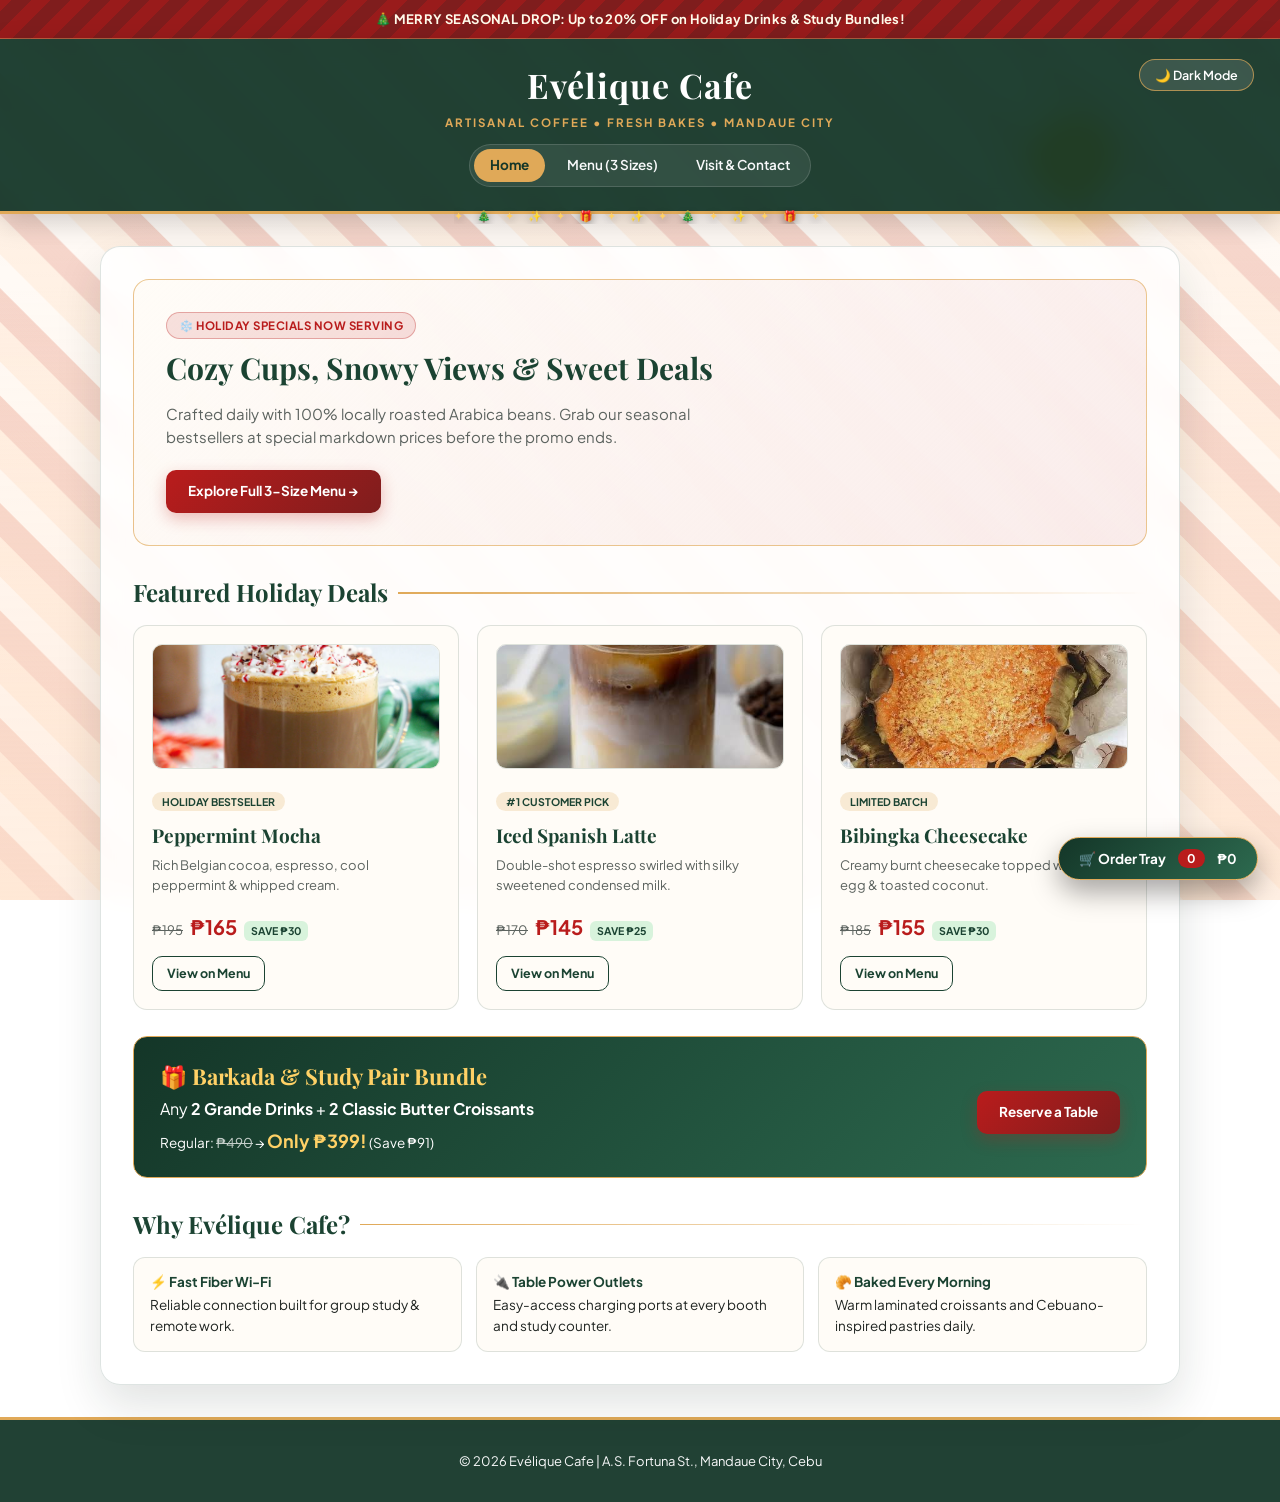
<file: index.html>
<!DOCTYPE html>
<html lang="en">
<head>
    <meta charset="UTF-8">
    <meta name="viewport" content="width=device-width, initial-scale=1.0">
    <title>Evélique Cafe — Handcrafted Coffee & Pastries</title>
    <link rel="stylesheet" href="style.css">
</head>
<body>

    <div class="scenic-bg">
        <div class="candy-stripes"></div>
        <div class="stars"></div>
        <div class="snow-layer"></div>
        <div class="celestial-orb"></div>

        <div class="sleigh-container">
            <svg viewBox="0 0 200 70" fill="currentColor">
                <circle cx="165" cy="35" r="5"/>
                <path d="M160 38 L150 48 L145 60 M155 48 L158 60 M165 30 L170 22 M167 30 L163 22" stroke="currentColor" stroke-width="2.5" fill="none"/>
                <circle cx="132" cy="37" r="5"/>
                <path d="M127 40 L117 50 L112 62 M122 50 L125 62 M132 32 L137 24" stroke="currentColor" stroke-width="2.5" fill="none"/>
                <path d="M85 45 Q120 42 162 36" stroke="currentColor" stroke-width="1.5" fill="none"/>
                <path d="M25 45 L85 45 L80 58 L30 58 Z"/>
                <path d="M20 62 L90 62 Q98 62 96 54" stroke="currentColor" stroke-width="3" fill="none"/>
                <circle cx="52" cy="34" r="7"/>
                <path d="M40 45 C40 37, 64 37, 64 45 Z"/>
            </svg>
        </div>
    </div>

    <div class="holiday-banner">
        🎄 MERRY SEASONAL DROP: Up to 20% OFF on Holiday Drinks & Study Bundles!
    </div>

    <header>
        <h1>Evélique Cafe</h1>
        <span class="tagline">Artisanal Coffee • Fresh Bakes • Mandaue City</span>
        <nav>
            <a href="index.html" class="active">Home</a>
            <a href="menu.html">Menu (3 Sizes)</a>
            <a href="contact.html">Visit & Contact</a>
        </nav>
        <button class="theme-toggle" id="themeBtn" onclick="toggleTheme()">🌙 Dark Mode</button>
    </header>

    <div class="container">
        <div class="hero">
            <div>
                <span class="promo-pill">❄️ HOLIDAY SPECIALS NOW SERVING</span>
                <h2>Cozy Cups, Snowy Views & Sweet Deals</h2>
                <p>Crafted daily with 100% locally roasted Arabica beans. Grab our seasonal bestsellers at special markdown prices before the promo ends.</p>
                <a href="menu.html" class="btn">Explore Full 3-Size Menu →</a>
            </div>
        </div>

        <h2>Featured Holiday Deals</h2>
        <div class="card-row">
            <div class="card">
                <div>
                    <img class="card-thumb" src="images/peppermint-mocha.jpg" alt="Peppermint Mocha">
                    <span class="badge">Holiday Bestseller</span>
                    <h3>Peppermint Mocha</h3>
                    <p>Rich Belgian cocoa, espresso, cool peppermint & whipped cream.</p>
                </div>
                <div>
                    <div class="price-box">
                        <span class="old-price">₱195</span>
                        <span class="new-price">₱165</span>
                        <span class="save-tag">SAVE ₱30</span>
                    </div>
                    <a href="menu.html" class="btn btn-outline">View on Menu</a>
                </div>
            </div>

            <div class="card">
                <div>
                    <img class="card-thumb" src="images/spanish-latte.jpg" alt="Iced Spanish Latte">
                    <span class="badge">#1 Customer Pick</span>
                    <h3>Iced Spanish Latte</h3>
                    <p>Double-shot espresso swirled with silky sweetened condensed milk.</p>
                </div>
                <div>
                    <div class="price-box">
                        <span class="old-price">₱170</span>
                        <span class="new-price">₱145</span>
                        <span class="save-tag">SAVE ₱25</span>
                    </div>
                    <a href="menu.html" class="btn btn-outline">View on Menu</a>
                </div>
            </div>

            <div class="card">
                <div>
                    <img class="card-thumb" src="images/bibingka-cheesecake.jpg" alt="Bibingka Cheesecake">
                    <span class="badge">Limited Batch</span>
                    <h3>Bibingka Cheesecake</h3>
                    <p>Creamy burnt cheesecake topped with salted egg & toasted coconut.</p>
                </div>
                <div>
                    <div class="price-box">
                        <span class="old-price">₱185</span>
                        <span class="new-price">₱155</span>
                        <span class="save-tag">SAVE ₱30</span>
                    </div>
                    <a href="menu.html" class="btn btn-outline">View on Menu</a>
                </div>
            </div>
        </div>

        <div class="bundle-box">
            <div>
                <h3>🎁 Barkada & Study Pair Bundle</h3>
                <p style="margin:0;">Any <strong>2 Grande Drinks</strong> + <strong>2 Classic Butter Croissants</strong></p>
                <p style="margin:5px 0 0 0; font-size: 13.5px;">
                    Regular: <span style="text-decoration: line-through; opacity: 0.75;">₱490</span> → 
                    <strong style="font-size: 18px; color: #ffd166;">Only ₱399!</strong> (Save ₱91)
                </p>
            </div>
            <a href="contact.html" class="btn">Reserve a Table</a>
        </div>

        <h2>Why Evélique Cafe?</h2>
        <div class="perks-grid">
            <div class="perk-item">
                <strong>⚡ Fast Fiber Wi-Fi</strong>
                Reliable connection built for group study & remote work.
            </div>
            <div class="perk-item">
                <strong>🔌 Table Power Outlets</strong>
                Easy-access charging ports at every booth and study counter.
            </div>
            <div class="perk-item">
                <strong>🥐 Baked Every Morning</strong>
                Warm laminated croissants and Cebuano-inspired pastries daily.
            </div>
        </div>
    </div>

    <footer>
        <p>&copy; 2026 Evélique Cafe | A.S. Fortuna St., Mandaue City, Cebu</p>
    </footer>

    <script src="script.js"></script>
</body>
</html>
</file>
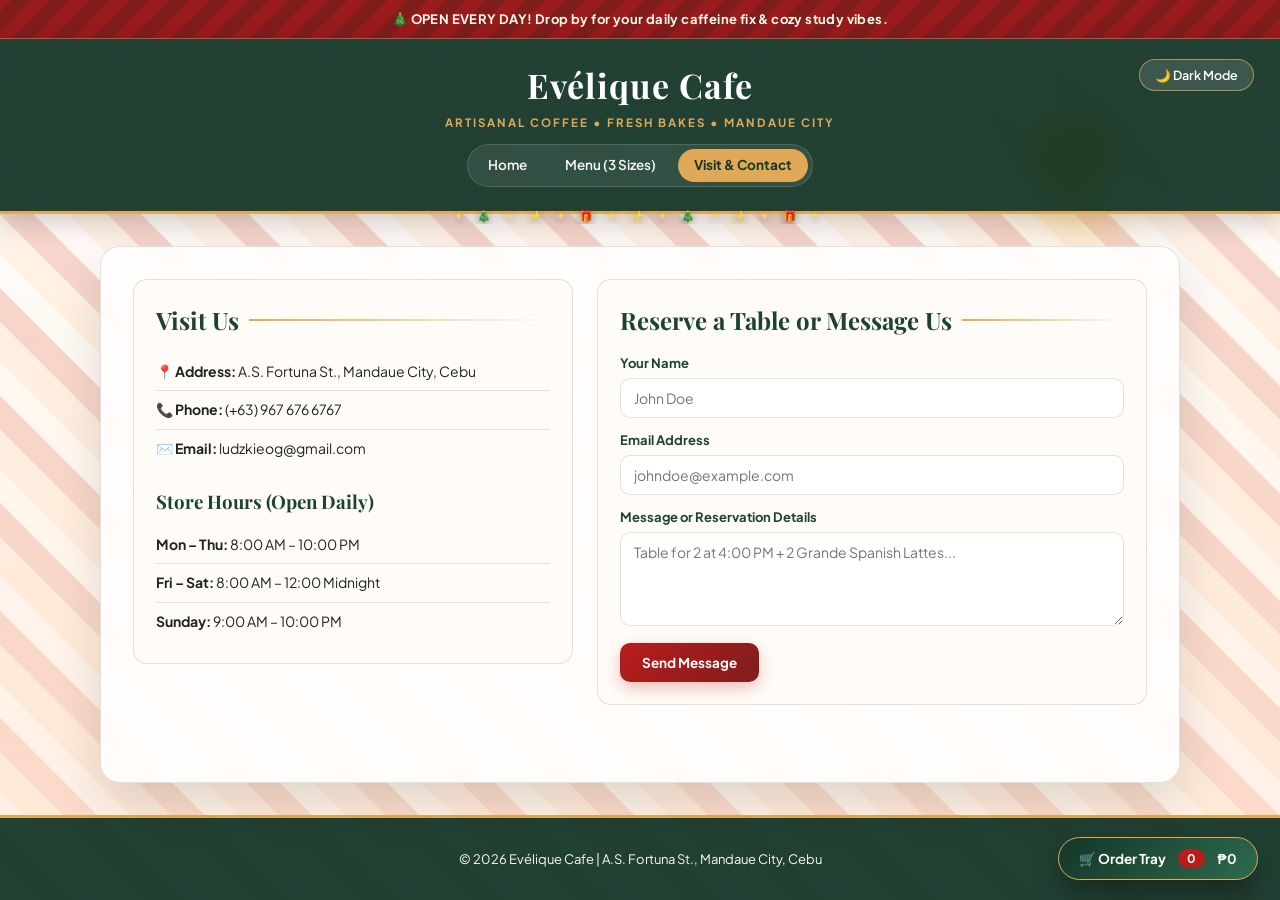
<file: contact.html>
<!DOCTYPE html>
<html lang="en">
<head>
    <meta charset="UTF-8">
    <meta name="viewport" content="width=device-width, initial-scale=1.0">
    <title>Evélique Cafe — Visit & Contact</title>
    <link rel="stylesheet" href="style.css">
</head>
<body>

    <div class="scenic-bg">
        <div class="candy-stripes"></div>
        <div class="stars"></div>
        <div class="snow-layer"></div>
        <div class="celestial-orb"></div>

        <div class="sleigh-container">
            <svg viewBox="0 0 200 70" fill="currentColor">
                <circle cx="165" cy="35" r="5"/>
                <path d="M160 38 L150 48 L145 60 M155 48 L158 60 M165 30 L170 22 M167 30 L163 22" stroke="currentColor" stroke-width="2.5" fill="none"/>
                <circle cx="132" cy="37" r="5"/>
                <path d="M127 40 L117 50 L112 62 M122 50 L125 62 M132 32 L137 24" stroke="currentColor" stroke-width="2.5" fill="none"/>
                <path d="M85 45 Q120 42 162 36" stroke="currentColor" stroke-width="1.5" fill="none"/>
                <path d="M25 45 L85 45 L80 58 L30 58 Z"/>
                <path d="M20 62 L90 62 Q98 62 96 54" stroke="currentColor" stroke-width="3" fill="none"/>
                <circle cx="52" cy="34" r="7"/>
                <path d="M40 45 C40 37, 64 37, 64 45 Z"/>
            </svg>
        </div>
    </div>

    <div class="holiday-banner">
        🎄 OPEN EVERY DAY! Drop by for your daily caffeine fix & cozy study vibes.
    </div>

    <header>
        <h1>Evélique Cafe</h1>
        <span class="tagline">Artisanal Coffee • Fresh Bakes • Mandaue City</span>
        <nav>
            <a href="index.html">Home</a>
            <a href="menu.html">Menu (3 Sizes)</a>
            <a href="contact.html" class="active">Visit & Contact</a>
        </nav>
        <button class="theme-toggle" id="themeBtn" onclick="toggleTheme()">🌙 Dark Mode</button>
    </header>

    <div class="container">
        <div class="contact-grid">
            <div class="info-panel">
                <h2>Visit Us</h2>
                <ul class="info-list">
                    <li><strong>📍 Address:</strong> A.S. Fortuna St., Mandaue City, Cebu</li>
                    <li><strong>📞 Phone:</strong> (+63) 967 676 6767</li>
                    <li><strong>✉️ Email:</strong> ludzkieog@gmail.com</li>
                </ul>

                <h3 style="font-family: 'Playfair Display', serif; color: var(--accent-primary); margin-bottom: 6px;">Store Hours (Open Daily)</h3>
                <ul class="info-list" style="margin-bottom: 0;">
                    <li><strong>Mon – Thu:</strong> 8:00 AM – 10:00 PM</li>
                    <li><strong>Fri – Sat:</strong> 8:00 AM – 12:00 Midnight</li>
                    <li><strong>Sunday:</strong> 9:00 AM – 10:00 PM</li>
                </ul>
            </div>

            <div class="form-panel">
                <h2>Reserve a Table or Message Us</h2>
                <form id="contactForm">
                    <label for="name">Your Name</label>
                    <input type="text" id="name" placeholder="John Doe" required>

                    <label for="email">Email Address</label>
                    <input type="email" id="email" placeholder="johndoe@example.com" required>

                    <label for="message">Message or Reservation Details</label>
                    <textarea id="message" rows="4" placeholder="Table for 2 at 4:00 PM + 2 Grande Spanish Lattes..." required></textarea>

                    <button type="submit" class="btn" id="submitBtn">Send Message</button>
                </form>

                <div id="status-msg"></div>
            </div>
        </div>
    </div>

    <footer>
        <p>&copy; 2026 Evélique Cafe | A.S. Fortuna St., Mandaue City, Cebu</p>
    </footer>

    <script src="script.js"></script>
</body>
</html>
</file>
<file: style.css>
@import url('https://fonts.googleapis.com/css2?family=Playfair+Display:ital,wght@0,600;0,700;1,600&family=Plus+Jakarta+Sans:wght@400;500;600;700&display=swap');

:root {
    --sky-top: #fff5eb;
    --sky-bottom: #ffe8d6;
    --sun-moon-color: #ffb703;
    --sun-moon-glow: rgba(255, 183, 3, 0.45);
    --sleigh-color: #b91c1c;
    --star-opacity: 0;
    --flake-opacity: 0.65;

    /* Candy cane diagonal pattern (Light Mode) */
    --stripe-red: rgba(185, 28, 28, 0.13);
    --stripe-cream: rgba(255, 255, 255, 0.62);
    --stripe-fade-top: rgba(255, 245, 235, 0.15);
    --stripe-fade-bottom: rgba(255, 232, 214, 0.72);

    --card-bg: rgba(255, 255, 255, 0.88);
    --card-inner: rgba(255, 252, 247, 0.96);
    --text-main: #1f2421;
    --text-muted: #5c635f;
    --header-bg: rgba(20, 54, 40, 0.94);
    --accent-primary: #1b4332;
    --accent-secondary: #2d6a4f;
    --accent-red: #b91c1c;
    --accent-gold: #e0a958;
    --border-color: rgba(27, 67, 50, 0.14);
    --shadow-soft: 0 20px 45px rgba(20, 40, 30, 0.13);
    --shadow-hover: 0 14px 28px rgba(20, 40, 30, 0.2);
}

body.dark-mode {
    --sky-top: #090e24;
    --sky-bottom: #141e38;
    --sun-moon-color: #fff3b0;
    --sun-moon-glow: rgba(255, 243, 176, 0.35);
    --sleigh-color: #ffd166;
    --star-opacity: 0.95;
    --flake-opacity: 0.85;

    /* Candy cane diagonal pattern (Dark Mode: muted crimson & soft ivory/mint) */
    --stripe-red: rgba(239, 71, 111, 0.12);
    --stripe-cream: rgba(248, 250, 252, 0.055);
    --stripe-fade-top: rgba(9, 14, 36, 0.2);
    --stripe-fade-bottom: rgba(20, 30, 56, 0.78);

    --card-bg: rgba(15, 23, 42, 0.86);
    --card-inner: rgba(25, 36, 62, 0.92);
    --text-main: #f1f5f9;
    --text-muted: #94a3b8;
    --header-bg: rgba(10, 18, 34, 0.95);
    --accent-primary: #52b788;
    --accent-secondary: #40916c;
    --accent-red: #ef476f;
    --accent-gold: #ffd166;
    --border-color: rgba(255, 255, 255, 0.11);
    --shadow-soft: 0 24px 50px rgba(0, 0, 0, 0.48);
    --shadow-hover: 0 16px 32px rgba(0, 0, 0, 0.62);
}

/* Smooth theme cross-fade only when toggling theme */
body.theme-transitioning,
body.theme-transitioning .scenic-bg,
body.theme-transitioning .candy-stripes,
body.theme-transitioning .celestial-orb,
body.theme-transitioning .sleigh-container,
body.theme-transitioning .stars,
body.theme-transitioning .snow-layer,
body.theme-transitioning header,
body.theme-transitioning .container,
body.theme-transitioning .card,
body.theme-transitioning .menu-card,
body.theme-transitioning .info-panel,
body.theme-transitioning .form-panel,
body.theme-transitioning .modal-card,
body.theme-transitioning footer,
body.theme-transitioning h1,
body.theme-transitioning h2,
body.theme-transitioning h3,
body.theme-transitioning p,
body.theme-transitioning a,
body.theme-transitioning button,
body.theme-transitioning input,
body.theme-transitioning textarea {
    transition:
        background 0.75s cubic-bezier(0.22, 1, 0.36, 1),
        background-color 0.75s cubic-bezier(0.22, 1, 0.36, 1),
        color 0.65s cubic-bezier(0.22, 1, 0.36, 1),
        border-color 0.65s cubic-bezier(0.22, 1, 0.36, 1),
        box-shadow 0.75s cubic-bezier(0.22, 1, 0.36, 1),
        opacity 0.7s ease,
        transform 0.7s cubic-bezier(0.22, 1, 0.36, 1) !important;
}

* {
    box-sizing: border-box;
}

body {
    font-family: 'Plus Jakarta Sans', -apple-system, BlinkMacSystemFont, sans-serif;
    margin: 0;
    padding: 0;
    color: var(--text-main);
    line-height: 1.55;
    min-height: 100vh;
    overflow-x: hidden;
    display: flex;
    flex-direction: column;
}

/* SCENIC BACKGROUND WITH INFINITE CANDY-CANE DIAGONAL LOOP */
.scenic-bg {
    position: fixed;
    inset: 0;
    z-index: -1;
    background: linear-gradient(180deg, var(--sky-top) 0%, var(--sky-bottom) 100%);
    overflow: hidden;
}

.candy-stripes {
    position: absolute;
    inset: -240px;
    width: calc(100% + 480px);
    height: calc(100% + 480px);
    background-image: repeating-linear-gradient(
        45deg,
        var(--stripe-red) 0px,
        var(--stripe-red) 24px,
        var(--stripe-cream) 24px,
        var(--stripe-cream) 48px,
        transparent 48px,
        transparent 76px
    );
    background-size: 107.48px 107.48px;
    will-change: transform;
    animation: candyLoopDownRight 6s linear infinite;
}

.candy-stripes::after {
    content: "";
    position: absolute;
    inset: 0;
    background: linear-gradient(
        180deg,
        var(--stripe-fade-top) 0%,
        transparent 38%,
        var(--stripe-fade-bottom) 100%
    );
    pointer-events: none;
}

@keyframes candyLoopDownRight {
    0% {
        transform: translate3d(0px, 0px, 0);
    }
    100% {
        transform: translate3d(107.48px, 107.48px, 0);
    }
}

.stars {
    position: absolute;
    width: 100%;
    height: 65%;
    opacity: var(--star-opacity);
    background-image:
        radial-gradient(2px 2px at 12% 18%, #fff, transparent),
        radial-gradient(2px 2px at 32% 10%, #fff, transparent),
        radial-gradient(1.5px 1.5px at 52% 26%, #fff, transparent),
        radial-gradient(2px 2px at 74% 14%, #fff, transparent),
        radial-gradient(1.5px 1.5px at 89% 28%, #fff, transparent),
        radial-gradient(2px 2px at 22% 36%, #fff, transparent),
        radial-gradient(1.5px 1.5px at 64% 9%, #fff, transparent),
        radial-gradient(2px 2px at 82% 40%, #fff, transparent);
    animation: twinkle 3.2s infinite alternate;
}

@keyframes twinkle {
    0% { opacity: calc(var(--star-opacity) * 0.5); }
    100% { opacity: var(--star-opacity); }
}

.snow-layer {
    position: absolute;
    inset: -20% 0 0 0;
    pointer-events: none;
    opacity: var(--flake-opacity);
    background-image:
        radial-gradient(3px 3px at 8% 12%, #ffffff, transparent),
        radial-gradient(2px 2px at 24% 28%, #ffffff, transparent),
        radial-gradient(3.5px 3.5px at 41% 8%, #fff8eb, transparent),
        radial-gradient(2px 2px at 57% 22%, #ffffff, transparent),
        radial-gradient(3px 3px at 73% 15%, #ffffff, transparent),
        radial-gradient(2.5px 2.5px at 88% 32%, #fff8eb, transparent),
        radial-gradient(2px 2px at 16% 52%, #ffffff, transparent),
        radial-gradient(3px 3px at 35% 64%, #ffffff, transparent),
        radial-gradient(2px 2px at 66% 58%, #ffffff, transparent),
        radial-gradient(3px 3px at 84% 72%, #ffffff, transparent);
    background-size: 100% 50%;
    animation: snowFall 14s linear infinite;
}

@keyframes snowFall {
    0% { transform: translateY(0) translateX(0); }
    50% { transform: translateY(25%) translateX(12px); }
    100% { transform: translateY(50%) translateX(-8px); }
}

.celestial-orb {
    position: absolute;
    top: 13%;
    right: 13%;
    width: 82px;
    height: 82px;
    border-radius: 50%;
    background-color: var(--sun-moon-color);
    box-shadow: 0 0 55px 20px var(--sun-moon-glow);
    transform: translateY(0) scale(1);
}

body.dark-mode .celestial-orb {
    transform: translateY(-12px) scale(0.92);
}

.sleigh-container {
    position: absolute;
    top: 15%;
    left: -170px;
    width: 140px;
    color: var(--sleigh-color);
    animation: flySleigh 25s linear infinite;
    opacity: 0.92;
}

@keyframes flySleigh {
    0% { transform: translateX(0) translateY(0px); }
    25% { transform: translateX(35vw) translateY(-14px); }
    50% { transform: translateX(70vw) translateY(6px); }
    75% { transform: translateX(100vw) translateY(-10px); }
    100% { transform: translateX(125vw) translateY(0px); }
}

/* TOP BANNER & FESTIVE HEADER */
.holiday-banner {
    background: repeating-linear-gradient(
        -45deg,
        #991b1b,
        #991b1b 14px,
        #7f1d1d 14px,
        #7f1d1d 28px
    );
    color: #fffbeb;
    text-align: center;
    padding: 9px 16px;
    font-size: 13px;
    font-weight: 700;
    letter-spacing: 0.4px;
    border-bottom: 1px solid rgba(255, 215, 130, 0.35);
}

header {
    background-color: var(--header-bg);
    color: #ffffff;
    padding: 20px 32px 24px;
    border-bottom: 3px solid var(--accent-gold);
    display: flex;
    flex-direction: column;
    align-items: center;
    position: sticky;
    top: 0;
    z-index: 50;
    backdrop-filter: blur(12px);
    -webkit-backdrop-filter: blur(12px);
    box-shadow: 0 8px 26px rgba(0, 0, 0, 0.18);
}

header::after {
    content: "✦ 🎄 ✦ ✨ ✦ 🎁 ✦ ✨ ✦ 🎄 ✦ ✨ ✦ 🎁 ✦";
    position: absolute;
    bottom: -13px;
    font-size: 11px;
    letter-spacing: 6px;
    color: #ffd166;
    text-shadow: 0 2px 8px rgba(0, 0, 0, 0.45);
    white-space: nowrap;
    overflow: hidden;
    max-width: 100%;
}

header h1 {
    font-family: 'Playfair Display', Georgia, serif;
    margin: 0;
    font-size: 34px;
    font-weight: 700;
    letter-spacing: 1px;
}

.tagline {
    font-size: 11.5px;
    color: var(--accent-gold);
    margin-top: 2px;
    letter-spacing: 2px;
    text-transform: uppercase;
    font-weight: 700;
}

nav {
    margin-top: 12px;
    display: flex;
    flex-wrap: wrap;
    justify-content: center;
    gap: 6px;
    background: rgba(255, 255, 255, 0.08);
    padding: 4px;
    border-radius: 999px;
    border: 1px solid rgba(255, 255, 255, 0.14);
}

nav a {
    color: #f8f9fa;
    text-decoration: none;
    font-weight: 600;
    font-size: 13.5px;
    padding: 6px 16px;
    border-radius: 999px;
    transition: background-color 0.2s ease, color 0.2s ease;
}

nav a:hover {
    background-color: rgba(255, 255, 255, 0.14);
    color: var(--accent-gold);
}

nav a.active {
    background-color: var(--accent-gold);
    color: #143628;
    font-weight: 700;
}

.theme-toggle {
    position: absolute;
    top: 20px;
    right: 26px;
    background-color: rgba(255, 255, 255, 0.12);
    color: #ffffff;
    border: 1px solid rgba(224, 169, 88, 0.7);
    padding: 7px 15px;
    border-radius: 999px;
    cursor: pointer;
    font-family: inherit;
    font-weight: 600;
    font-size: 12.5px;
}

.theme-toggle:hover {
    background-color: var(--accent-gold);
    color: #143628;
}

/* MAIN CONTAINER */
.container {
    width: 92%;
    max-width: 1080px;
    margin: 32px auto;
    background-color: var(--card-bg);
    padding: 32px;
    border: 1px solid var(--border-color);
    border-radius: 20px;
    box-shadow: var(--shadow-soft);
    backdrop-filter: blur(14px);
    -webkit-backdrop-filter: blur(14px);
    flex: 1;
}

h2 {
    font-family: 'Playfair Display', Georgia, serif;
    color: var(--accent-primary);
    font-size: 24px;
    margin: 28px 0 14px 0;
    display: flex;
    align-items: center;
    gap: 10px;
}

h2::after {
    content: "";
    flex: 1;
    height: 1.5px;
    background: linear-gradient(90deg, var(--accent-gold), transparent);
}

h2:first-child { margin-top: 0; }

/* BUTTONS */
.btn {
    display: inline-flex;
    align-items: center;
    justify-content: center;
    gap: 8px;
    background: linear-gradient(135deg, var(--accent-red), #7f1d1d);
    color: #ffffff;
    padding: 11px 22px;
    text-decoration: none;
    border-radius: 10px;
    margin-top: 10px;
    border: none;
    cursor: pointer;
    font-family: inherit;
    font-size: 13.5px;
    font-weight: 700;
    box-shadow: 0 6px 16px rgba(185, 28, 28, 0.28);
    transition: transform 0.2s ease, box-shadow 0.2s ease;
}

.btn:hover {
    transform: translateY(-2px);
    box-shadow: 0 10px 22px rgba(185, 28, 28, 0.42);
}

.btn-outline {
    background: transparent;
    border: 1.5px solid var(--accent-primary);
    color: var(--accent-primary);
    box-shadow: none;
    padding: 7px 14px;
    font-size: 12.5px;
}

.btn-outline:hover {
    background: var(--accent-primary);
    color: #ffffff;
}

/* HERO SECTION */
.hero {
    background: linear-gradient(135deg, var(--card-inner), rgba(185, 28, 28, 0.08));
    border: 1.5px solid rgba(224, 169, 88, 0.65);
    padding: 32px;
    border-radius: 16px;
    margin-bottom: 28px;
    display: grid;
    grid-template-columns: 1.35fr 0.85fr;
    gap: 24px;
    align-items: center;
}

.hero h2 {
    justify-content: flex-start;
    font-size: 30px;
    margin: 6px 0 10px 0;
}

.hero h2::after { display: none; }

.hero p {
    color: var(--text-muted);
    font-size: 15px;
    margin: 0 0 12px 0;
}

.hero-art {
    width: 100%;
    max-height: 220px;
    object-fit: cover;
    border-radius: 14px;
    border: 2px solid var(--accent-gold);
    box-shadow: 0 12px 24px rgba(0, 0, 0, 0.14);
}

.promo-pill {
    display: inline-block;
    background-color: rgba(185, 28, 28, 0.12);
    color: var(--accent-red);
    border: 1px solid rgba(185, 28, 28, 0.3);
    padding: 4px 12px;
    border-radius: 999px;
    font-size: 11.5px;
    font-weight: 700;
    letter-spacing: 0.5px;
}

/* FEATURED CARDS */
.card-row {
    display: grid;
    grid-template-columns: repeat(auto-fit, minmax(260px, 1fr));
    gap: 18px;
}

.card {
    background-color: var(--card-inner);
    border: 1px solid var(--border-color);
    border-radius: 14px;
    padding: 18px;
    display: flex;
    flex-direction: column;
    justify-content: space-between;
}

.card:hover {
    transform: translateY(-4px);
    box-shadow: var(--shadow-hover);
    border-color: var(--accent-gold);
}

.card-thumb {
    width: 100%;
    height: 125px;
    object-fit: cover;
    border-radius: 10px;
    margin-bottom: 12px;
    border: 1px solid var(--border-color);
}

.card h3 {
    font-family: 'Playfair Display', Georgia, serif;
    color: var(--accent-primary);
    font-size: 19px;
    margin: 8px 0 4px 0;
}

.card p {
    color: var(--text-muted);
    font-size: 13px;
    margin: 0 0 10px 0;
}

.badge {
    align-self: flex-start;
    background-color: rgba(224, 169, 88, 0.22);
    color: var(--accent-primary);
    font-size: 10.5px;
    font-weight: 700;
    padding: 3px 10px;
    border-radius: 999px;
    text-transform: uppercase;
}

.price-box {
    display: flex;
    align-items: baseline;
    gap: 7px;
    margin: 6px 0 4px 0;
}

.old-price { text-decoration: line-through; color: var(--text-muted); font-size: 13px; }
.new-price { color: var(--accent-red); font-weight: 700; font-size: 20px; }

.save-tag {
    background-color: #d8f3dc;
    color: #1b4332;
    font-size: 10.5px;
    font-weight: 700;
    padding: 2px 7px;
    border-radius: 6px;
}

/* BUNDLE BANNER */
.bundle-box {
    background: linear-gradient(135deg, #143628, #2d6a4f);
    color: #ffffff;
    padding: 22px 26px;
    border-radius: 14px;
    margin-top: 26px;
    border: 1.5px solid var(--accent-gold);
    display: flex;
    justify-content: space-between;
    align-items: center;
    flex-wrap: wrap;
    gap: 16px;
}

.bundle-box h3 {
    margin: 0 0 4px 0;
    color: #ffd166;
    font-family: 'Playfair Display', Georgia, serif;
    font-size: 22px;
}

.perks-grid {
    display: grid;
    grid-template-columns: repeat(auto-fit, minmax(200px, 1fr));
    gap: 14px;
}

.perk-item {
    background: var(--card-inner);
    border: 1px solid var(--border-color);
    border-radius: 12px;
    padding: 14px 16px;
    font-size: 13.5px;
}

.perk-item strong {
    display: block;
    color: var(--accent-primary);
    margin-bottom: 2px;
}

/* COMPACT MENU LAYOUT */
.menu-toolbar {
    display: flex;
    justify-content: space-between;
    align-items: center;
    flex-wrap: wrap;
    gap: 12px;
    margin-bottom: 18px;
    padding-bottom: 14px;
    border-bottom: 1px solid var(--border-color);
}

.filter-tabs {
    display: flex;
    flex-wrap: wrap;
    gap: 6px;
}

.filter-btn {
    background: var(--card-inner);
    color: var(--text-main);
    border: 1px solid var(--border-color);
    padding: 6px 14px;
    border-radius: 999px;
    font-family: inherit;
    font-size: 12.5px;
    font-weight: 600;
    cursor: pointer;
}

.filter-btn:hover { border-color: var(--accent-gold); }

.filter-btn.active {
    background: var(--accent-red);
    color: #ffffff;
    border-color: var(--accent-red);
}

.size-guide {
    display: flex;
    gap: 10px;
    background-color: var(--card-inner);
    padding: 6px 14px;
    border-radius: 999px;
    border: 1px solid var(--border-color);
    font-size: 12px;
    flex-wrap: wrap;
}

.size-guide span { font-weight: 700; color: var(--accent-primary); }

.menu-section { margin-bottom: 16px; }
.menu-section h2 { font-size: 20px; margin: 16px 0 10px 0; }
.menu-section:first-of-type h2 { margin-top: 4px; }

.menu-grid {
    display: grid;
    grid-template-columns: repeat(auto-fill, minmax(310px, 1fr));
    gap: 12px;
}

.menu-card {
    background: var(--card-inner);
    border: 1px solid var(--border-color);
    border-radius: 12px;
    padding: 12px 14px;
    display: flex;
    align-items: center;
    gap: 12px;
    cursor: pointer;
    position: relative;
}

.menu-card:hover {
    transform: translateY(-2px);
    box-shadow: var(--shadow-hover);
    border-color: var(--accent-gold);
}

.menu-card::after {
    content: "Details →";
    position: absolute;
    bottom: 10px;
    right: 12px;
    font-size: 11px;
    font-weight: 700;
    color: var(--accent-gold);
    opacity: 0;
    transform: translateX(-4px);
    transition: opacity 0.2s ease, transform 0.2s ease;
}

.menu-card:hover::after {
    opacity: 1;
    transform: translateX(0);
}

.menu-img {
    width: 62px;
    height: 62px;
    flex-shrink: 0;
    border-radius: 10px;
    object-fit: cover;
    border: 1px solid var(--border-color);
}

.menu-body {
    flex: 1;
    min-width: 0;
}

.menu-card-header {
    display: flex;
    justify-content: space-between;
    align-items: center;
    gap: 6px;
}

.item-name {
    font-family: 'Playfair Display', Georgia, serif;
    font-weight: 700;
    font-size: 15.5px;
    color: var(--accent-primary);
    margin: 0;
    white-space: nowrap;
    overflow: hidden;
    text-overflow: ellipsis;
}

.item-desc {
    font-size: 12px;
    color: var(--text-muted);
    margin: 2px 0 7px 0;
    display: -webkit-box;
    -webkit-line-clamp: 1;
    -webkit-box-orient: vertical;
    overflow: hidden;
}

.hot-tag {
    background-color: var(--accent-red);
    color: #fff;
    font-family: 'Plus Jakarta Sans', sans-serif;
    font-size: 9px;
    font-weight: 700;
    padding: 2px 7px;
    border-radius: 999px;
    flex-shrink: 0;
}

.size-pills {
    display: flex;
    gap: 6px;
    flex-wrap: wrap;
}

.size-pill {
    background: rgba(224, 169, 88, 0.14);
    border: 1px solid var(--border-color);
    border-radius: 6px;
    padding: 3px 8px;
    font-size: 11.5px;
    color: var(--text-main);
}

.size-pill small { color: var(--text-muted); font-weight: 600; margin-right: 3px; }
.size-pill strong { color: var(--accent-primary); }

.single-price-chip {
    background: rgba(185, 28, 28, 0.1);
    border: 1px solid rgba(185, 28, 28, 0.25);
    color: var(--accent-red);
    font-weight: 700;
    font-size: 13px;
    padding: 3px 10px;
    border-radius: 6px;
    display: inline-block;
}

/* MODAL */
.modal-backdrop {
    position: fixed;
    inset: 0;
    background: rgba(10, 18, 30, 0.68);
    backdrop-filter: blur(6px);
    -webkit-backdrop-filter: blur(6px);
    display: none;
    align-items: center;
    justify-content: center;
    padding: 20px;
    z-index: 200;
}

.modal-backdrop.open {
    display: flex;
    animation: fadeIn 0.2s ease;
}

@keyframes fadeIn {
    from { opacity: 0; }
    to { opacity: 1; }
}

.modal-card {
    background: var(--card-inner);
    color: var(--text-main);
    border: 1.5px solid var(--accent-gold);
    border-radius: 18px;
    max-width: 460px;
    width: 100%;
    padding: 24px;
    position: relative;
    box-shadow: 0 24px 60px rgba(0, 0, 0, 0.45);
    animation: popUp 0.25s cubic-bezier(0.175, 0.885, 0.32, 1.275);
}

@keyframes popUp {
    from { transform: scale(0.92) translateY(10px); opacity: 0; }
    to { transform: scale(1) translateY(0); opacity: 1; }
}

.modal-close {
    position: absolute;
    top: 14px;
    right: 14px;
    width: 32px;
    height: 32px;
    border-radius: 50%;
    border: 1px solid var(--border-color);
    background: var(--card-bg);
    color: var(--text-main);
    font-size: 18px;
    font-weight: 700;
    cursor: pointer;
    display: flex;
    align-items: center;
    justify-content: center;
}

.modal-close:hover {
    background: var(--accent-red);
    color: #fff;
}

.modal-hero-img {
    width: 100%;
    height: 165px;
    object-fit: cover;
    border-radius: 12px;
    border: 1px solid var(--border-color);
    margin-bottom: 14px;
}

.modal-title {
    font-family: 'Playfair Display', Georgia, serif;
    font-size: 24px;
    color: var(--accent-primary);
    margin: 4px 0 8px 0;
}

.modal-desc {
    font-size: 14px;
    color: var(--text-muted);
    margin: 0 0 14px 0;
}

.modal-meta {
    display: flex;
    flex-wrap: wrap;
    gap: 8px;
    margin-bottom: 16px;
}

.meta-chip {
    background: rgba(224, 169, 88, 0.16);
    border: 1px solid var(--border-color);
    border-radius: 999px;
    padding: 4px 11px;
    font-size: 12px;
    font-weight: 600;
    color: var(--text-main);
}

.modal-prices {
    display: grid;
    grid-template-columns: repeat(auto-fit, minmax(95px, 1fr));
    gap: 8px;
    margin-bottom: 16px;
}

.modal-price-option {
    background: var(--card-bg);
    border: 1.5px solid var(--border-color);
    border-radius: 10px;
    padding: 10px 8px;
    text-align: center;
    cursor: pointer;
    font-family: inherit;
    color: var(--text-main);
}

.modal-price-option.selected,
.modal-price-option:hover {
    border-color: var(--accent-red);
    background: rgba(185, 28, 28, 0.08);
}

.modal-price-option small {
    display: block;
    font-size: 11px;
    color: var(--text-muted);
}

.modal-price-option strong {
    display: block;
    font-size: 16px;
    color: var(--accent-red);
}

/* CONTACT 2-COLUMN */
.contact-grid {
    display: grid;
    grid-template-columns: 1fr 1.25fr;
    gap: 24px;
    align-items: start;
}

.info-panel, .form-panel {
    background: var(--card-inner);
    border: 1px solid var(--border-color);
    border-radius: 14px;
    padding: 22px;
}

.info-list {
    list-style: none;
    padding: 0;
    margin: 10px 0 18px 0;
}

.info-list li {
    padding: 8px 0;
    border-bottom: 1px solid var(--border-color);
    font-size: 14px;
}

.info-list li:last-child { border-bottom: none; }

form label {
    display: block;
    margin-top: 12px;
    font-size: 13px;
    font-weight: 700;
    color: var(--accent-primary);
}

form label:first-child { margin-top: 0; }

form input, form textarea {
    width: 100%;
    padding: 10px 13px;
    margin-top: 5px;
    border: 1px solid var(--border-color);
    background-color: var(--card-bg);
    color: var(--text-main);
    border-radius: 10px;
    font-family: inherit;
    font-size: 14px;
}

form input:focus, form textarea:focus {
    outline: none;
    border-color: var(--accent-gold);
    box-shadow: 0 0 0 3px rgba(224, 169, 88, 0.25);
}

#status-msg {
    margin-top: 14px;
    font-weight: 600;
    font-size: 13.5px;
    padding: 11px 13px;
    border-radius: 10px;
    display: none;
}

footer {
    background-color: var(--header-bg);
    color: #f8f9fa;
    text-align: center;
    padding: 18px;
    margin-top: auto;
    font-size: 13px;
    border-top: 3px solid var(--accent-gold);
}

/* FLOATING CART BAR & ORDER DRAWER */
.cart-bar {
    position: fixed;
    bottom: 20px;
    right: 22px;
    z-index: 150;
    background: linear-gradient(135deg, #143628, #2d6a4f);
    color: #ffffff;
    border: 1.5px solid var(--accent-gold);
    border-radius: 999px;
    padding: 11px 20px;
    display: flex;
    align-items: center;
    gap: 12px;
    cursor: pointer;
    font-family: inherit;
    font-weight: 700;
    font-size: 13.5px;
    box-shadow: 0 12px 28px rgba(0, 0, 0, 0.35);
    transition: transform 0.2s ease, box-shadow 0.2s ease;
}

.cart-bar:hover {
    transform: translateY(-3px);
    box-shadow: 0 16px 34px rgba(0, 0, 0, 0.45);
}

.cart-badge {
    background: var(--accent-red);
    color: #ffffff;
    padding: 2px 9px;
    border-radius: 999px;
    font-size: 12px;
}

.cart-drawer-backdrop {
    position: fixed;
    inset: 0;
    background: rgba(10, 18, 30, 0.65);
    backdrop-filter: blur(5px);
    display: none;
    justify-content: flex-end;
    z-index: 220;
}

.cart-drawer-backdrop.open {
    display: flex;
}

.cart-drawer {
    background: var(--card-inner);
    color: var(--text-main);
    width: 100%;
    max-width: 390px;
    height: 100%;
    padding: 24px;
    border-left: 2px solid var(--accent-gold);
    display: flex;
    flex-direction: column;
    justify-content: space-between;
    box-shadow: -16px 0 40px rgba(0, 0, 0, 0.4);
}

.cart-drawer-header {
    display: flex;
    justify-content: space-between;
    align-items: center;
    padding-bottom: 12px;
    border-bottom: 1px solid var(--border-color);
}

.cart-drawer-header h3 {
    font-family: 'Playfair Display', Georgia, serif;
    margin: 0;
    font-size: 22px;
    color: var(--accent-primary);
}

.cart-items-list {
    flex: 1;
    overflow-y: auto;
    margin: 14px 0;
    display: flex;
    flex-direction: column;
    gap: 10px;
}

.cart-row {
    background: var(--card-bg);
    border: 1px solid var(--border-color);
    border-radius: 10px;
    padding: 10px 12px;
    display: flex;
    justify-content: space-between;
    align-items: center;
    gap: 10px;
}

.cart-row-info strong {
    display: block;
    font-size: 14px;
    color: var(--accent-primary);
}

.cart-row-info small {
    color: var(--text-muted);
    font-size: 12px;
}

.cart-qty-controls {
    display: flex;
    align-items: center;
    gap: 6px;
}

.qty-btn {
    width: 26px;
    height: 26px;
    border-radius: 6px;
    border: 1px solid var(--border-color);
    background: var(--card-inner);
    color: var(--text-main);
    font-weight: 700;
    cursor: pointer;
}

.qty-btn:hover {
    background: var(--accent-red);
    color: #fff;
}

.cart-footer {
    border-top: 1px solid var(--border-color);
    padding-top: 14px;
}

.cart-total-row {
    display: flex;
    justify-content: space-between;
    align-items: center;
    font-size: 17px;
    font-weight: 700;
    margin-bottom: 10px;
}

.cart-toast {
    position: fixed;
    bottom: 76px;
    right: 22px;
    background: #143628;
    color: #ffd166;
    border: 1px solid var(--accent-gold);
    padding: 9px 16px;
    border-radius: 10px;
    font-size: 13px;
    font-weight: 700;
    z-index: 230;
    opacity: 0;
    transform: translateY(8px);
    pointer-events: none;
    transition: opacity 0.25s ease, transform 0.25s ease;
}

.cart-toast.show {
    opacity: 1;
    transform: translateY(0);
}

@media (max-width: 820px) {
    .hero { grid-template-columns: 1fr; text-align: center; }
    .hero h2 { justify-content: center; }
    .contact-grid { grid-template-columns: 1fr; }
    .theme-toggle { position: static; margin-top: 10px; }
    .container { padding: 20px 16px; width: 94%; }
}
</file>
